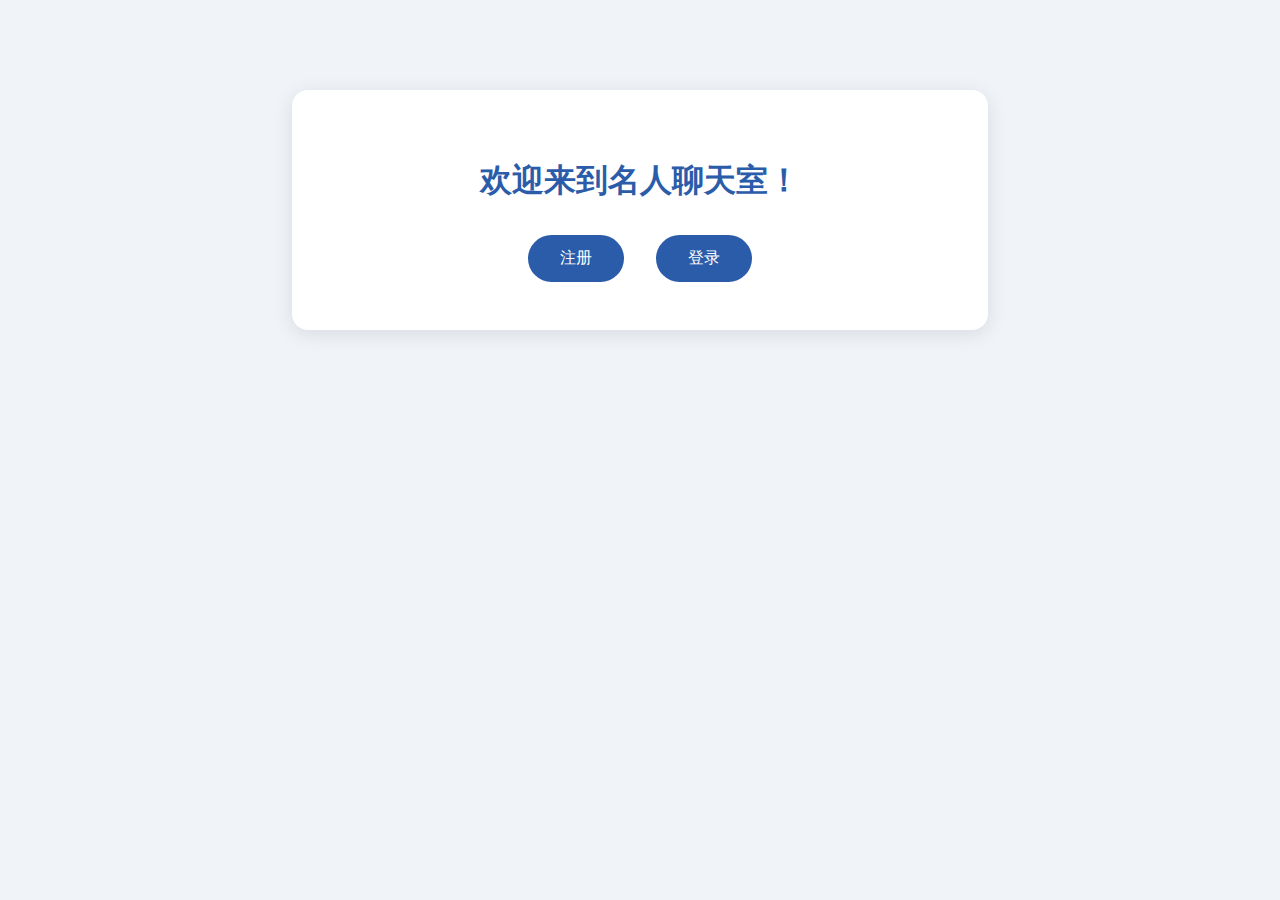
<file: index.html>
<!DOCTYPE html>
<!-- Welcome.html -->
<html>
<head>
  <meta charset="UTF-8">
  <title>名人聊天室</title>
  <style>
    :root {
      --primary-blue: #2A5CAA;
      --dark-gray: #1A1A1A;
      --light-gray: #F0F4F8;
      --accent-green: #45a049;
    }

    body {
      font-family: 'Segoe UI', system-ui, sans-serif;
      background: var(--light-gray);
      margin: 0;
      min-height: 100vh;
      display: flex;
      flex-direction: column;
      align-items: center;
    }

    .container {
      text-align: center;
      margin-top: 10vh;
      padding: 3rem;
      background: white;
      border-radius: 16px;
      box-shadow: 0 4px 20px rgba(0, 0, 0, 0.1);
      width: 80%;
      max-width: 600px;
    }

    h1 {
      color: var(--primary-blue);
      margin-bottom: 2rem;
      font-weight: 600;
    }

    .nav-links {
      display: flex;
      gap: 2rem;
      justify-content: center;
    }

    .nav-link {
      padding: 0.8rem 2rem;
      border-radius: 24px;
      background: var(--primary-blue);
      color: white;
      text-decoration: none;
      transition: transform 0.2s;
    }

    .nav-link:hover {
      transform: translateY(-2px);
      background: #1E477A;
    }
  </style>
</head>
<body>
<div class="container">
  <h1>欢迎来到名人聊天室！</h1>
  <div class="nav-links">
    <a href="/Register.html" class="nav-link">注册</a>
    <a href="/Login.html" class="nav-link">登录</a>
  </div>
</div>
</body>
</html>
</file>
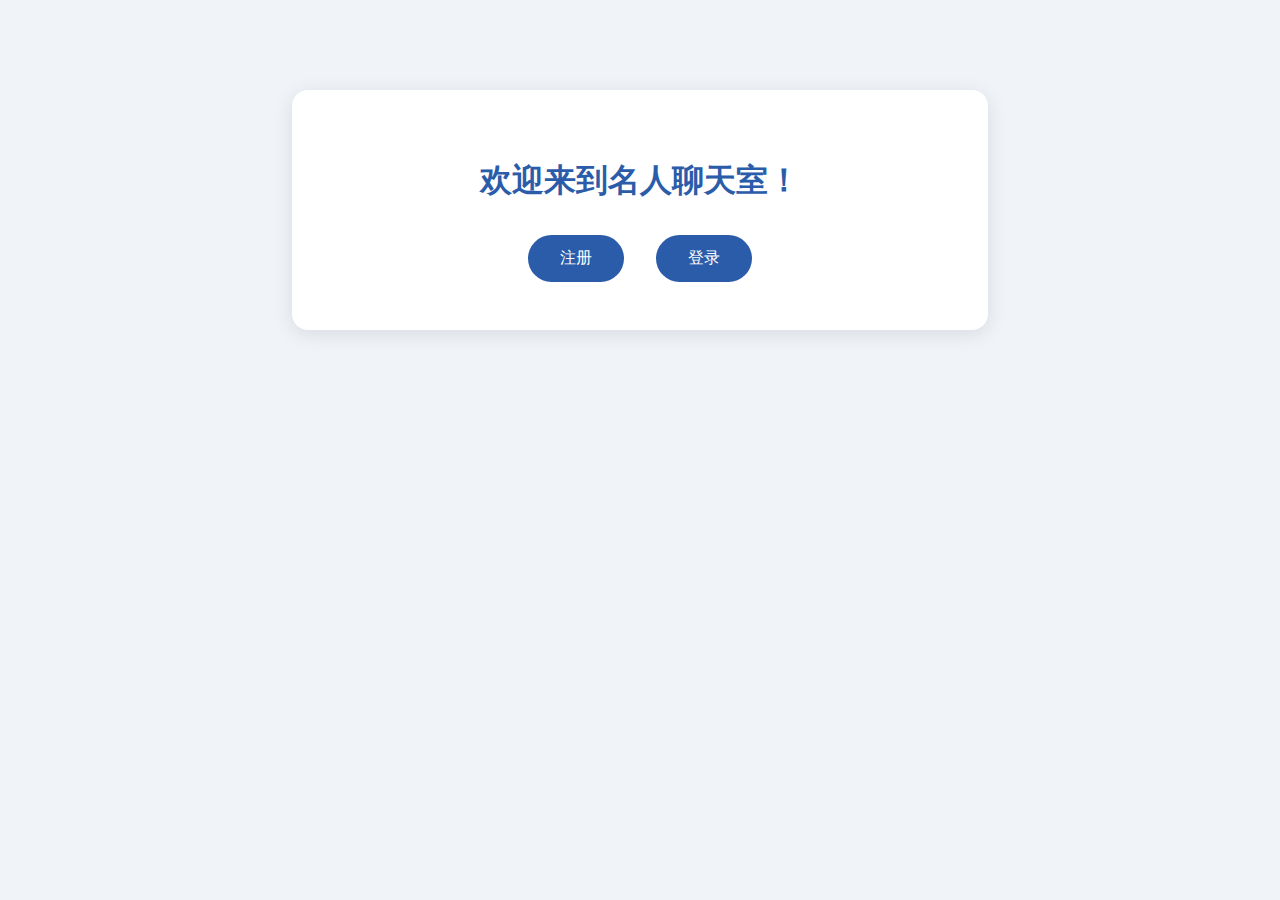
<file: docs/index.html>
<!DOCTYPE html>
<!-- Welcome.html -->
<html>
<head>
  <meta charset="UTF-8">
  <title>名人聊天室</title>
  <style>
    :root {
      --primary-blue: #2A5CAA;
      --dark-gray: #1A1A1A;
      --light-gray: #F0F4F8;
      --accent-green: #45a049;
    }

    body {
      font-family: 'Segoe UI', system-ui, sans-serif;
      background: var(--light-gray);
      margin: 0;
      min-height: 100vh;
      display: flex;
      flex-direction: column;
      align-items: center;
    }

    .container {
      text-align: center;
      margin-top: 10vh;
      padding: 3rem;
      background: white;
      border-radius: 16px;
      box-shadow: 0 4px 20px rgba(0, 0, 0, 0.1);
      width: 80%;
      max-width: 600px;
    }

    h1 {
      color: var(--primary-blue);
      margin-bottom: 2rem;
      font-weight: 600;
    }

    .nav-links {
      display: flex;
      gap: 2rem;
      justify-content: center;
    }

    .nav-link {
      padding: 0.8rem 2rem;
      border-radius: 24px;
      background: var(--primary-blue);
      color: white;
      text-decoration: none;
      transition: transform 0.2s;
    }

    .nav-link:hover {
      transform: translateY(-2px);
      background: #1E477A;
    }
  </style>
</head>
<body>
<div class="container">
  <h1>欢迎来到名人聊天室！</h1>
  <div class="nav-links">
    <a href="/Celebrity_Chat_Room/Register.html" class="nav-link">注册</a>
    <a href="/Celebrity_Chat_Room/Login.html" class="nav-link">登录</a>
  </div>
</div>
</body>
</html>
</file>
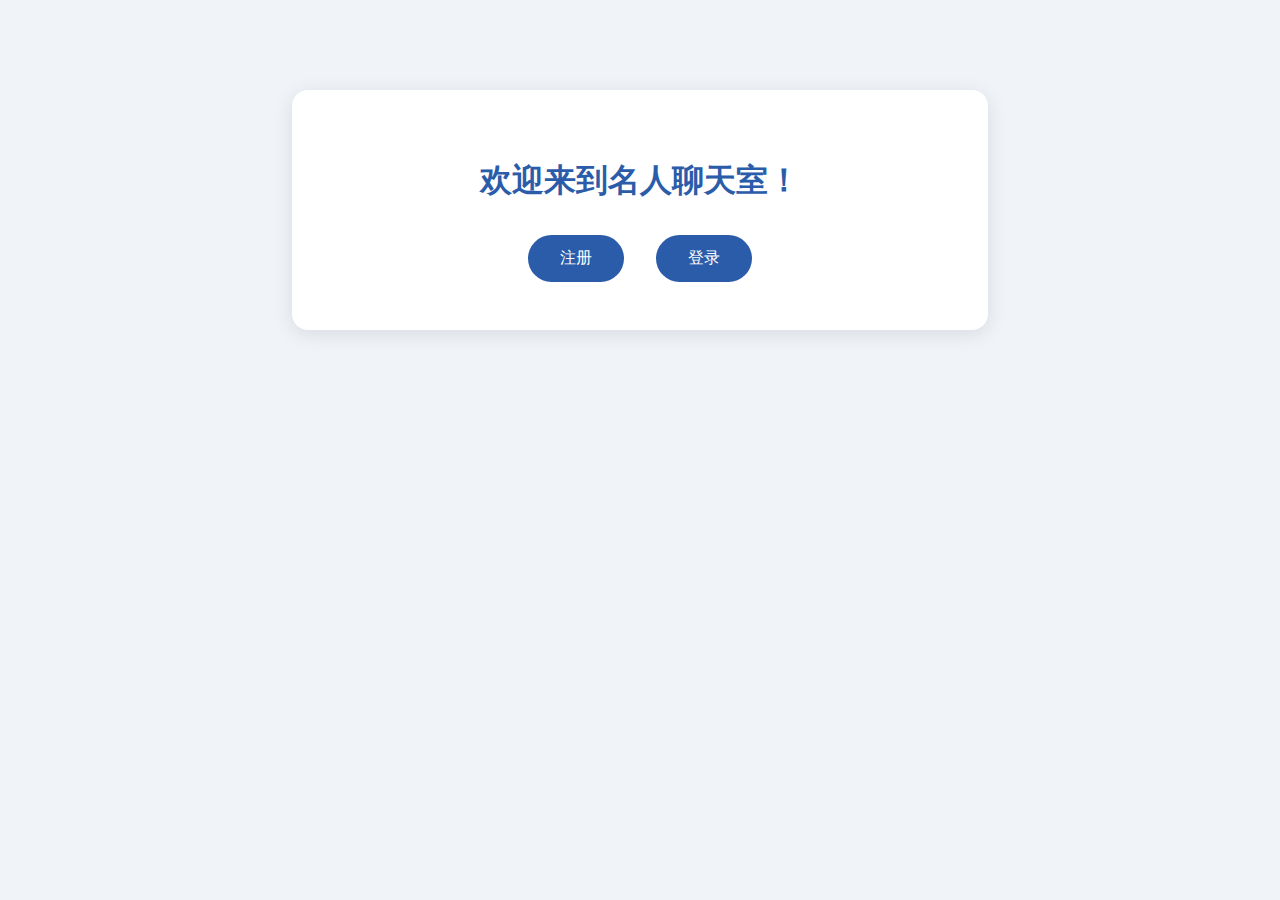
<file: web/index.html>
<!DOCTYPE html>
<!-- Welcome.html -->
<html>
<head>
  <meta charset="UTF-8">
  <title>名人聊天室</title>
  <style>
    :root {
      --primary-blue: #2A5CAA;
      --dark-gray: #1A1A1A;
      --light-gray: #F0F4F8;
      --accent-green: #45a049;
    }

    body {
      font-family: 'Segoe UI', system-ui, sans-serif;
      background: var(--light-gray);
      margin: 0;
      min-height: 100vh;
      display: flex;
      flex-direction: column;
      align-items: center;
    }

    .container {
      text-align: center;
      margin-top: 10vh;
      padding: 3rem;
      background: white;
      border-radius: 16px;
      box-shadow: 0 4px 20px rgba(0, 0, 0, 0.1);
      width: 80%;
      max-width: 600px;
    }

    h1 {
      color: var(--primary-blue);
      margin-bottom: 2rem;
      font-weight: 600;
    }

    .nav-links {
      display: flex;
      gap: 2rem;
      justify-content: center;
    }

    .nav-link {
      padding: 0.8rem 2rem;
      border-radius: 24px;
      background: var(--primary-blue);
      color: white;
      text-decoration: none;
      transition: transform 0.2s;
    }

    .nav-link:hover {
      transform: translateY(-2px);
      background: #1E477A;
    }
  </style>
</head>
<body>
<div class="container">
  <h1>欢迎来到名人聊天室！</h1>
  <div class="nav-links">
    <a href="/Register.html" class="nav-link">注册</a>
    <a href="/Login.html" class="nav-link">登录</a>
  </div>
</div>
</body>
</html>
</file>
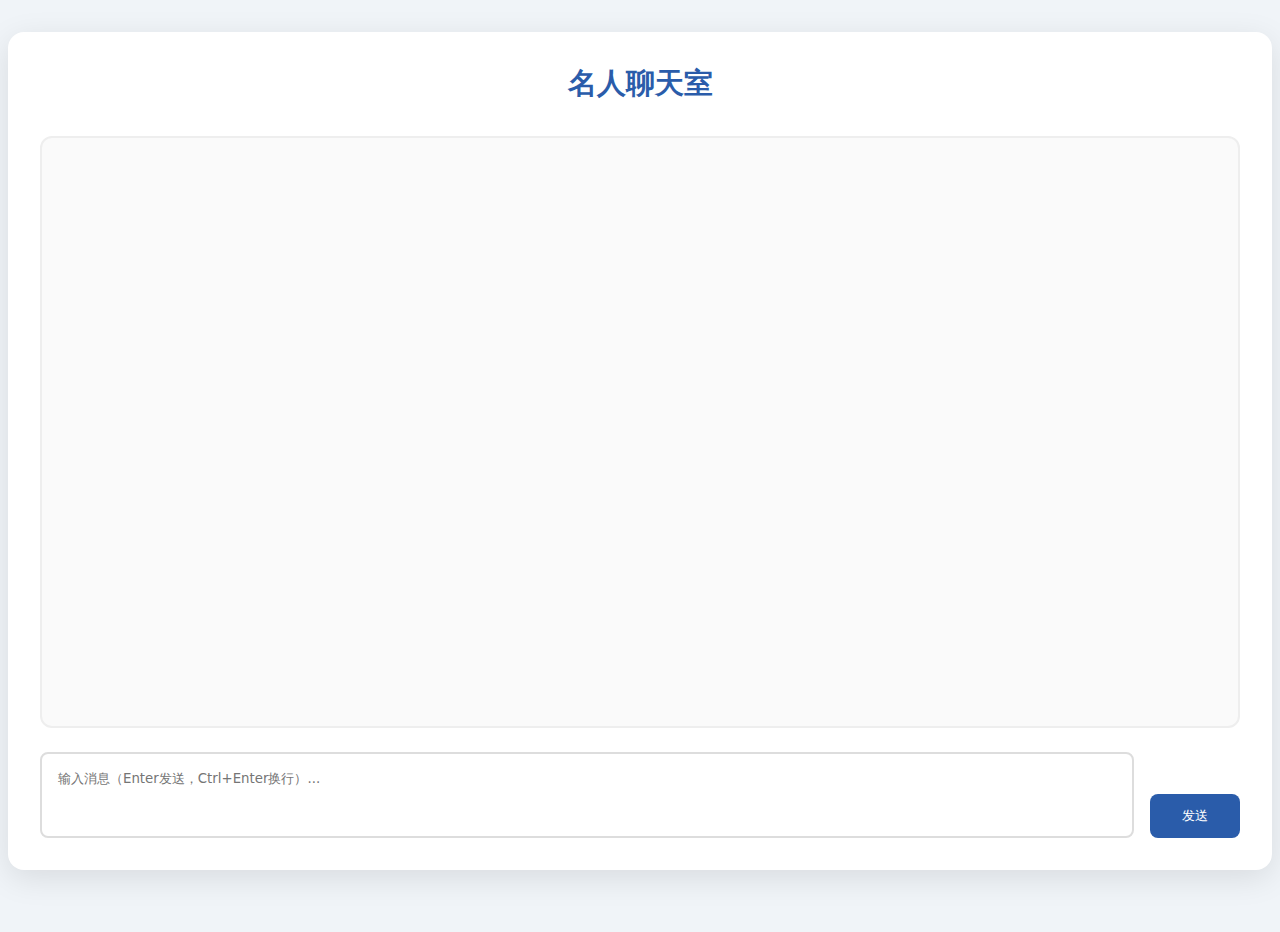
<file: Chat.html>
<!DOCTYPE html>
<link href="style.css?v=2">
<!-- Chat.html -->
<html>
<head>
    <meta charset="UTF-8">
    <title>智能对话 - 控制台</title>
    <style>
        :root {
            --primary-blue: #2A5CAA;
            --dark-gray: #1A1A1A;
            --light-gray: #F0F4F8;
            --accent-green: #45a049;
        }

        body {
            font-family: 'Segoe UI', system-ui, sans-serif;
            background: var(--light-gray);
            margin: 0;
            min-height: 100vh;
        }

        .console-container {
            max-width: 1200px;
            margin: 2rem auto;
            padding: 2rem;
            background: white;
            border-radius: 16px;
            box-shadow: 0 8px 32px rgba(0, 0, 0, 0.1);
        }

        .console-header {
            text-align: center;
            margin-bottom: 2rem;
        }

        .console-header h2 {
            color: var(--primary-blue);
            font-size: 1.8rem;
            margin: 0;
        }

        #chat-window {
            height: 60vh;
            border: 2px solid #eee;
            border-radius: 12px;
            padding: 1.5rem;
            margin-bottom: 1.5rem;
            background: #fafafa;
            overflow-y: auto;
        }

        .message-item {
            display: flex;
            margin: 1rem 0;
        }

        .user-message {
            justify-content: flex-end;
        }

        .message-bubble {
            max-width: 70%;
            padding: 1rem 1.5rem;
            border-radius: 12px;
            background: var(--primary-blue);
            color: white;
        }

        .bot-message .message-bubble {
            background: #fff;
            color: var(--dark-gray);
            border: 1px solid #eee;
            box-shadow: 0 2px 6px rgba(0, 0, 0, 0.05);
        }

        .input-group {
            display: flex;
            gap: 1rem;
            align-items: flex-end;
        }

        #message-input {
            flex: 1;
            padding: 1rem;
            border: 2px solid #ddd;
            border-radius: 8px;
            min-height: 50px;
            max-height: 150px;
            resize: none;
            font-family: inherit;
        }

        #message-input:focus {
            outline: none;
            border-color: var(--primary-blue);
        }

        button {
            padding: 0.8rem 2rem;
            background: var(--primary-blue);
            color: white;
            border: none;
            border-radius: 8px;
            cursor: pointer;
            transition: background 0.3s;
        }

        button:hover {
            background: #1E477A;
        }

        @media (max-width: 768px) {
            .console-container {
                margin: 1rem;
                padding: 1rem;
            }

            #chat-window {
                height: 65vh;
            }
        }
    </style>
</head>
<body>
<div class="console-container">
    <div class="console-header">
        <h2>名人聊天室</h2>
    </div>

    <div id="chat-window"></div>

    <div class="input-group">
            <textarea
                    id="message-input"
                    placeholder="输入消息（Enter发送，Ctrl+Enter换行）..."
                    rows="1"
            ></textarea>
        <button onclick="sendMessage()">发送</button>
    </div>
</div>

<script>
    // 输入框自适应高度
    const textarea = document.getElementById('message-input');
    textarea.addEventListener('input', () => {
        textarea.style.height = 'auto';
        textarea.style.height = textarea.scrollHeight + 'px';
    });

    // 键盘事件处理
    textarea.addEventListener('keydown', (e) => {
        if (e.key === 'Enter' && !e.ctrlKey) {
            e.preventDefault();
            sendMessage();
        }
    });

    // 保留原有发送逻辑
    function sendMessage() {
        const message = textarea.value.trim();
        if (!message) return;

        // 添加用户消息
        const userDiv = document.createElement('div');
        userDiv.className = 'message-item user-message';
        userDiv.innerHTML = `
                <div class="message-bubble">${message}</div>
            `;
        document.getElementById('chat-window').appendChild(userDiv);

        // 清空输入框
        textarea.value = '';
        textarea.style.height = 'auto';

        fetch('http://localhost:8080/chat', {
            method: 'POST',
            headers: {'Content-Type': 'application/json; charset=utf-8'},
            body: JSON.stringify({ message: message })
        })
            .then(response => response.json())
            .then(data => {
                const reply = data.reply;

                // 添加AI回复
                const botDiv = document.createElement('div');
                botDiv.className = 'message-item bot-message';
                botDiv.innerHTML = `
                    <div class="message-bubble">${reply.replace(/\n/g, '<br>')}</div>
                `;
                document.getElementById('chat-window').appendChild(botDiv);

                // 滚动到底部
                const chatWindow = document.getElementById('chat-window');
                chatWindow.scrollTop = chatWindow.scrollHeight;
            })
            .catch(error => {
                console.error('请求失败:', error);
                const errorDiv = document.createElement('div');
                errorDiv.className = 'message-item bot-message';
                errorDiv.innerHTML = `
                    <div class="message-bubble">服务连接异常，请稍后重试</div>
                `;
                document.getElementById('chat-window').appendChild(errorDiv);
            });
    }
</script>
</body>
</html>
</file>
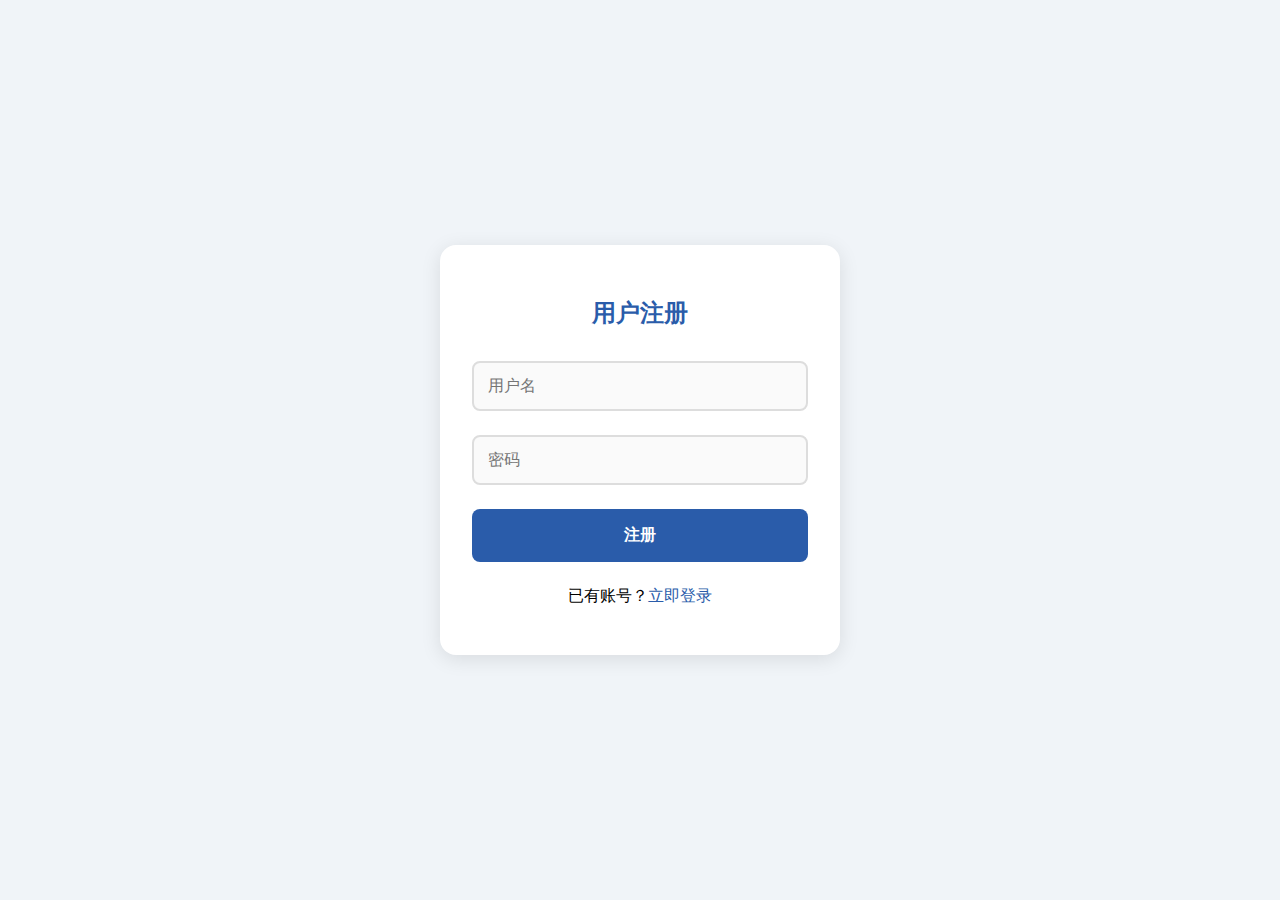
<file: Register.html>
<!DOCTYPE html>
<!-- Register.html -->
<html>
<head>
    <meta charset="UTF-8">
    <title>用户注册</title>
    <style>
        :root {
            --primary-blue: #2A5CAA;
            --dark-gray: #1A1A1A;
            --light-gray: #F0F4F8;
        }

        /* 新增盒模型设置 */
        * {
            box-sizing: border-box;
        }

        body {
            font-family: 'Segoe UI', system-ui, sans-serif;
            background: var(--light-gray);
            margin: 0;
            min-height: 100vh;
            display: flex;
            justify-content: center;
            align-items: center;
        }

        .auth-container {
            background: white;
            padding: 2rem; /* 减少内边距 */
            border-radius: 16px;
            box-shadow: 0 4px 20px rgba(0, 0, 0, 0.1);
            width: 90%;
            max-width: 400px;
        }

        h2 {
            color: var(--primary-blue);
            text-align: center;
            margin-bottom: 2rem;
        }

        /* 统一输入组样式 */
        .input-group {
            margin-bottom: 1.5rem;
            width: 100%; /* 明确宽度 */
        }

        /* 统一输入控件样式 */
        input, button {
            width: 100%;
            padding: 0.875rem; /* 微调内边距 */
            border-radius: 8px;
            font-size: 1rem;
            transition: all 0.3s;
        }

        input {
            border: 2px solid #ddd;
            background: #fafafa;
        }

        input:focus {
            outline: none;
            border-color: var(--primary-blue);
            background: white;
            box-shadow: 0 0 0 3px rgba(42, 92, 170, 0.1);
        }

        button {
            background: var(--primary-blue);
            color: white;
            border: 2px solid transparent; /* 添加透明边框保持对齐 */
            font-weight: 600;
            cursor: pointer;
        }

        button:hover {
            background: #1E477A;
            transform: translateY(-1px);
        }

        .link-text {
            text-align: center;
            margin-top: 1.5rem;
        }

        .link-text a {
            color: var(--primary-blue);
            text-decoration: none;
            font-weight: 500;
            position: relative;
        }

        .link-text a::after {
            content: '';
            position: absolute;
            bottom: -2px;
            left: 0;
            width: 0;
            height: 2px;
            background: var(--primary-blue);
            transition: width 0.3s;
        }

        .link-text a:hover::after {
            width: 100%;
        }
    </style>
</head>
<body>
<div class="auth-container">
    <h2>用户注册</h2>
    <div class="input-group">
        <input type="text" id="username" placeholder="用户名">
    </div>
    <div class="input-group">
        <input type="password" id="password" placeholder="密码">
    </div>
    <button onclick="register()">注册</button>
    <div class="link-text">
        <p>已有账号？<a href="Login.html">立即登录</a></p>
    </div>
</div>
<script>
    function register() {
        const username = document.getElementById("username").value;
        const password = document.getElementById("password").value;

        fetch('http://localhost:8080/register', {
            method: 'POST',
            headers: {
                'Content-Type': 'application/json'
            },
            body: JSON.stringify({ username, password })
        })
            .then(response => response.json())
            .then(data => {
                if (data.success) {
                    alert("注册成功，请返回登录！");
                    window.location.href = "Login.html";
                } else {
                    alert("注册失败，用户名已存在！");
                }
            })
            .catch(error => console.error('Error:', error));
    }
</script>
</body>
</html>
</file>
